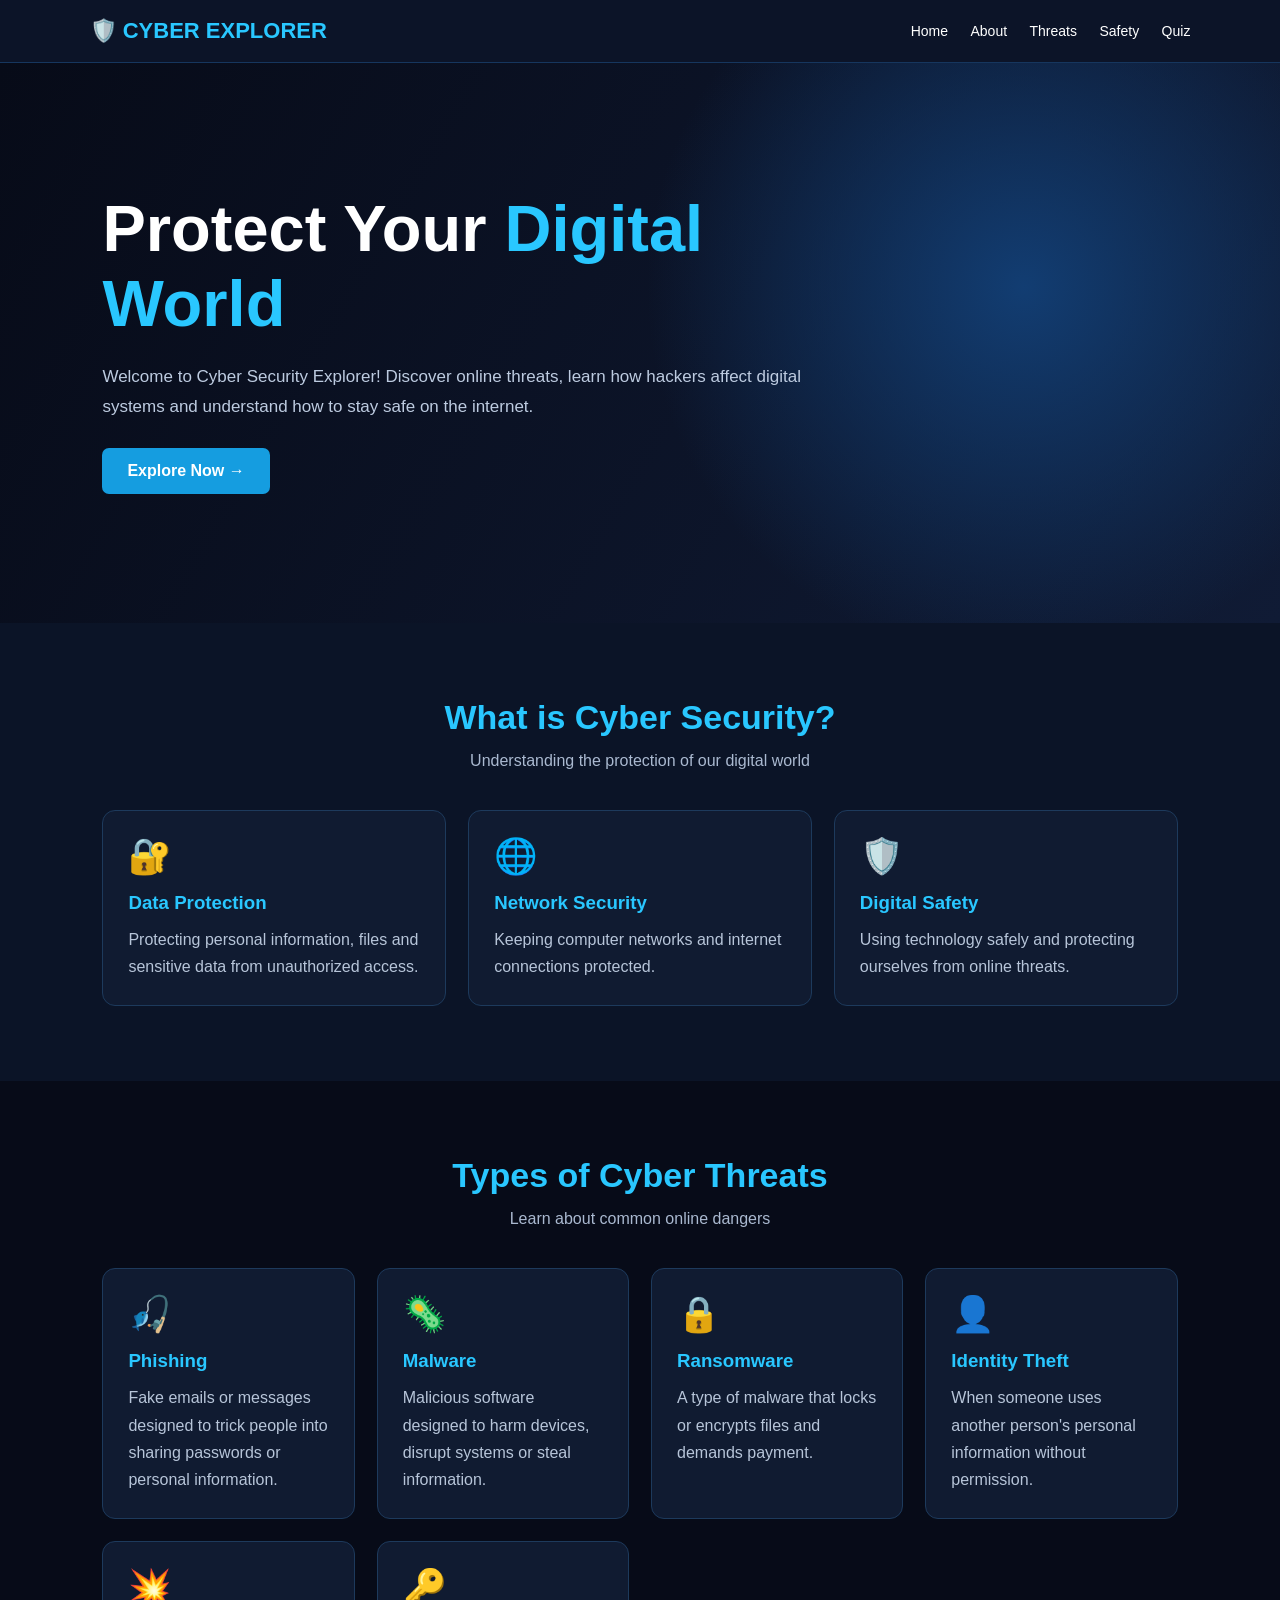
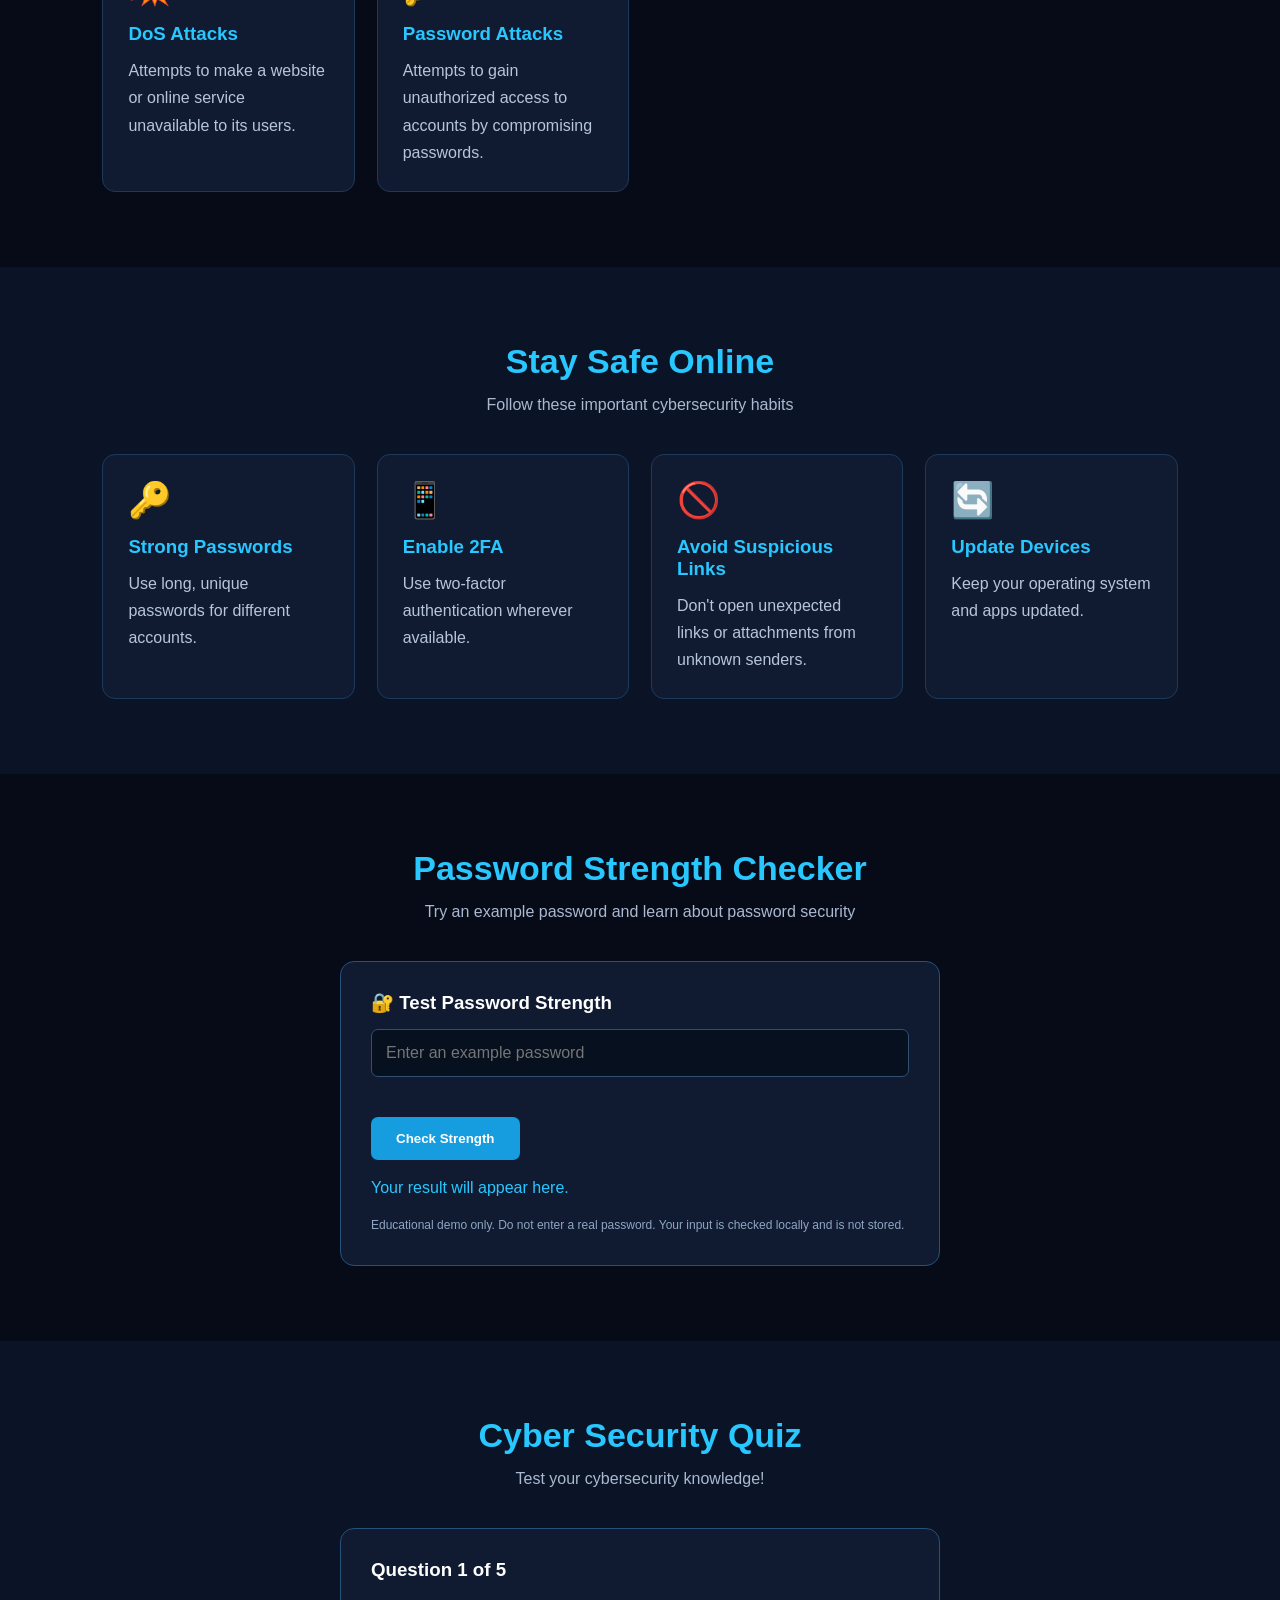
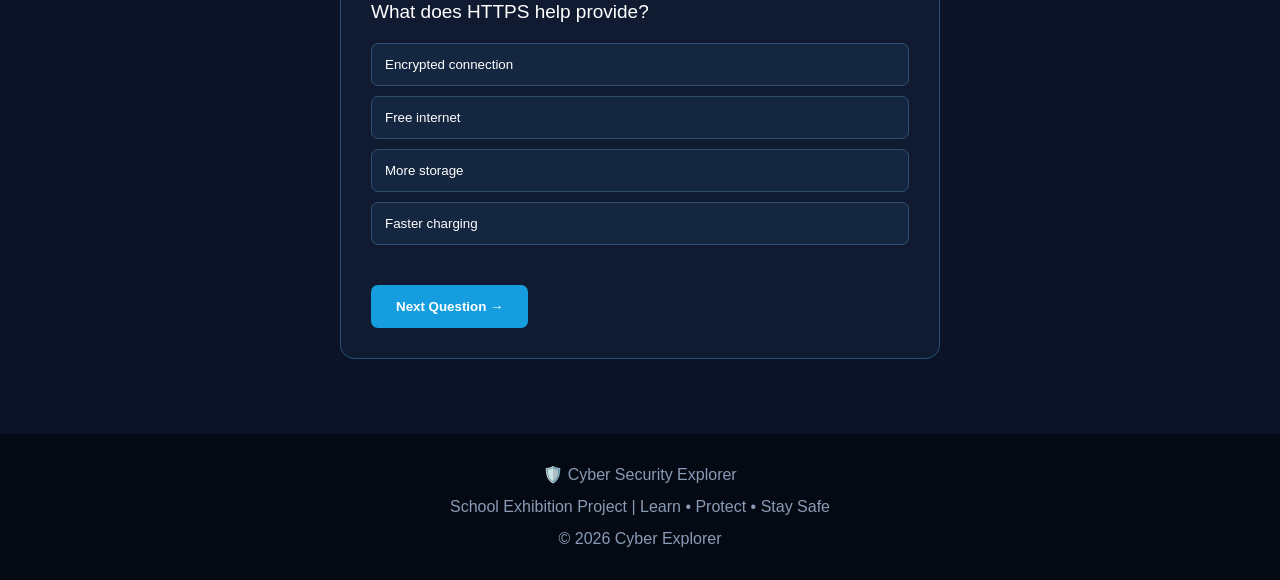
<file: index.html>
<!DOCTYPE html>
<html lang="en">
<head>
    <meta charset="UTF-8">
    <meta name="viewport" content="width=device-width, initial-scale=1.0">

    <title>Cyber Security Explorer</title>

    <!-- Connect CSS file -->
    <link rel="stylesheet" href="style.css">
</head>

<body>

    <!-- Navigation Bar -->
    <header>
        <div class="logo">🛡️ CYBER EXPLORER</div>

        <nav>
            <a href="#home">Home</a>
            <a href="#about">About</a>
            <a href="#attacks">Threats</a>
            <a href="#safety">Safety</a>
            <a href="#quiz">Quiz</a>
        </nav>
    </header>

    <!-- Home Section -->
    <section class="hero" id="home">
        <div class="hero-content">
            <h1>
                Protect Your
                <span>Digital World</span>
            </h1>

            <p>
                Welcome to Cyber Security Explorer!
                Discover online threats, learn how hackers

                affect digital systems and understand how
                to stay safe on the internet.
            </p>

            <a href="#about" class="btn">Explore Now →</a>
        </div>
    </section>

    <!-- About Section -->
    <section class="about" id="about">
        <h2 class="section-title">What is Cyber Security?</h2>

        <p class="subtitle">
            Understanding the protection of our digital world
        </p>

        <div class="cards">

            <div class="card">
                <div class="emoji">🔐</div>
                <h3>Data Protection</h3>
                <p>
                    Protecting personal information, files and
                    sensitive data from unauthorized access.
                </p>
            </div>

            <div class="card">
                <div class="emoji">🌐</div>
                <h3>Network Security</h3>
                <p>
                    Keeping computer networks and internet
                    connections protected.
                </p>
            </div>

            <div class="card">

                <div class="emoji">🛡️</div>
                <h3>Digital Safety</h3>
                <p>
                    Using technology safely and protecting
                    ourselves from online threats.
                </p>
            </div>

        </div>
    </section>

    <!-- Cyber Threats -->
    <section id="attacks">
        <h2 class="section-title">Types of Cyber Threats</h2>

        <p class="subtitle">
            Learn about common online dangers
        </p>

        <div class="cards">

            <div class="card">
                <div class="emoji">🎣</div>
                <h3>Phishing</h3>
                <p>
                    Fake emails or messages designed to trick
                    people into sharing passwords or personal
                    information.
                </p>
            </div>

            <div class="card">
                <div class="emoji">🦠</div>
                <h3>Malware</h3>
                <p>
                    Malicious software designed to harm devices,
                    disrupt systems or steal information.
                </p>

            </div>

            <div class="card">
                <div class="emoji">🔒</div>
                <h3>Ransomware</h3>
                <p>
                    A type of malware that locks or encrypts
                    files and demands payment.
                </p>
            </div>

            <div class="card">
                <div class="emoji">👤</div>
                <h3>Identity Theft</h3>
                <p>
                    When someone uses another person's personal
                    information without permission.
                </p>
            </div>

            <div class="card">
                <div class="emoji">💥</div>
                <h3>DoS Attacks</h3>
                <p>
                    Attempts to make a website or online service
                    unavailable to its users.
                </p>
            </div>

            <div class="card">
                <div class="emoji">🔑</div>
                <h3>Password Attacks</h3>
                <p>
                    Attempts to gain unauthorized access to
                    accounts by compromising passwords.
                </p>
            </div>

        </div>

    </section>

    <!-- Online Safety -->
    <section class="about" id="safety">
        <h2 class="section-title">Stay Safe Online</h2>

        <p class="subtitle">
            Follow these important cybersecurity habits
        </p>

        <div class="cards">

            <div class="card">
                <div class="emoji">🔑</div>
                <h3>Strong Passwords</h3>
                <p>
                    Use long, unique passwords for different
                    accounts.
                </p>

            </div>

            <div class="card">
                <div class="emoji">📱</div>
                <h3>Enable 2FA</h3>
                <p>
                    Use two-factor authentication wherever
                    available.
                </p>
            </div>

            <div class="card">
                <div class="emoji">🚫</div>
                <h3>Avoid Suspicious Links</h3>
                <p>
                    Don't open unexpected links or attachments
                    from unknown senders.
                </p>
            </div>

            <div class="card">
                <div class="emoji">🔄</div>
                <h3>Update Devices</h3>
                <p>
                    Keep your operating system and apps updated.
                </p>
            </div>

        </div>
    </section>

    <!-- Password Checker -->
    <section id="password">
        <h2 class="section-title">Password Strength Checker</h2>

        <p class="subtitle">
            Try an example password and learn about password security
        </p>

        <div class="tool-box">

            <h3>🔐 Test Password Strength</h3>

            <input
                type="password"
                id="passwordInput"
                placeholder="Enter an example password"
                autocomplete="off"
            >

            <button class="btn" id="checkPasswordBtn">
                Check Strength
            </button>

            <p class="result" id="passwordResult">
                Your result will appear here.
            </p>

            <p class="small-note">

                Educational demo only. Do not enter a real password.
                Your input is checked locally and is not stored.
            </p>
        </div>
    </section>

    <!-- Cyber Quiz -->
    <section class="about" id="quiz">
        <h2 class="section-title">Cyber Security Quiz</h2>

        <p class="subtitle">
            Test your cybersecurity knowledge!
        </p>

        <div class="tool-box">

            <h3 id="questionNumber">Question 1 of 5</h3>

            <p class="quiz-question" id="question">
                What does HTTPS help provide?
            </p>

            <div id="options"></div>

            <p class="result" id="quizResult"></p>

            <button class="btn" id="nextButton">
                Next Question →
            </button>

        </div>
    </section>

    <!-- Footer -->
    <footer>
        <p>🛡️ Cyber Security Explorer</p>

        <p>

            School Exhibition Project |
            Learn • Protect • Stay Safe
        </p>

        <p>© 2026 Cyber Explorer</p>
    </footer>

    <!-- Connect JavaScript file -->
    <script src="script.js"></script>

</body>
</html>
</file>
<file: style.css>
/* Basic Settings */

* {
    margin: 0;
    padding: 0;
    box-sizing: border-box;
    scroll-behavior: smooth;
}

body {
    font-family: Arial, sans-serif;
    background: #070b18;
    color: white;
}

/* Navigation Bar */

header {
    background: #0c1428;
    padding: 18px 7%;
    display: flex;

    justify-content: space-between;
    align-items: center;
    position: sticky;
    top: 0;
    z-index: 100;
    border-bottom: 1px solid #16365e;
}

.logo {
    color: #29c7ff;
    font-size: 22px;
    font-weight: bold;
}

nav a {
    color: white;
    text-decoration: none;
    margin-left: 18px;
    font-size: 14px;
}

nav a:hover {

    color: #29c7ff;
}

/* Home Section */

.hero {
    min-height: 560px;
    padding: 100px 8%;
    display: flex;
    align-items: center;

    background:
        radial-gradient(
            circle at 80% 40%,
            #123d72 0%,
            transparent 35%
        ),
        linear-gradient(120deg, #070b18, #101b35);
}

.hero-content {

    max-width: 700px;
}

.hero h1 {
    font-size: clamp(38px, 7vw, 65px);
    line-height: 1.15;
    margin-bottom: 20px;
}

.hero h1 span {
    color: #29c7ff;
}

.hero p {
    color: #bdcbe0;
    line-height: 1.8;
    font-size: 17px;
}

/* Buttons */

.btn {

    display: inline-block;
    margin-top: 25px;
    padding: 14px 25px;
    background: #159de0;
    color: white;
    border: none;
    border-radius: 7px;
    text-decoration: none;
    font-weight: bold;
    cursor: pointer;
    transition: 0.3s;
}

.btn:hover {
    background: #0878b5;
    transform: translateY(-2px);
}

/* General Sections */

section {
    padding: 75px 8%;

}

.section-title {
    text-align: center;
    font-size: 34px;
    margin-bottom: 15px;
    color: #29c7ff;
}

.subtitle {
    text-align: center;
    color: #aab9d0;
    margin-bottom: 40px;
}

.about {
    background: #0b1427;
}

/* Cards */

.cards {
    display: grid;

    grid-template-columns:
        repeat(auto-fit, minmax(220px, 1fr));
    gap: 22px;
}

.card {
    background: #101b31;
    border: 1px solid #1d3a5c;
    padding: 25px;
    border-radius: 13px;
    transition: 0.3s;
}

.card:hover {
    transform: translateY(-7px);
    border-color: #29c7ff;
    box-shadow: 0 5px 25px #008cff22;
}

.card .emoji {
    font-size: 35px;
    margin-bottom: 15px;

}

.card h3 {
    color: #29c7ff;
    margin-bottom: 12px;
}

.card p {
    color: #b7c5d9;
    line-height: 1.7;
}

/* Interactive Tools */

.tool-box {
    max-width: 600px;
    margin: auto;
    padding: 30px;
    background: #101b31;
    border: 1px solid #24527a;
    border-radius: 14px;
}


.tool-box input {
    width: 100%;
    padding: 14px;
    margin: 15px 0;
    background: #07101f;
    border: 1px solid #315071;
    border-radius: 7px;
    color: white;
    font-size: 16px;
}

.result {
    margin-top: 15px;
    color: #29c7ff;
    line-height: 1.6;
}

.small-note {
    color: #8fa5c1;
    font-size: 12px;
    margin-top: 15px;

    line-height: 1.6;
}

/* Quiz */

.quiz-question {
    color: white;
    font-size: 19px;
    margin: 20px 0;
}

.quiz-option {
    display: block;
    width: 100%;
    padding: 13px;
    margin: 10px 0;
    background: #152641;
    border: 1px solid #315071;
    color: white;
    border-radius: 7px;
    cursor: pointer;
    text-align: left;

    transition: 0.2s;
}

.quiz-option:hover:not(:disabled) {
    background: #174c70;
}

.quiz-option:disabled {
    cursor: default;
}

/* Footer */

footer {
    padding: 25px;
    background: #050914;
    text-align: center;
    color: #899bb5;
    line-height: 2;
}

/* Mobile Design */

@media (max-width: 700px) {

    header {
        flex-direction: column;
        gap: 15px;
    }

    nav {
        display: flex;
        flex-wrap: wrap;
        justify-content: center;
        gap: 12px;
    }

    nav a {
        margin: 0;
    }

    .hero {
        padding: 80px 7%;
        min-height: 450px;
    }


    section {
        padding: 55px 6%;
    }

    .section-title {
        font-size: 28px;
    }

    .tool-box {
        padding: 22px;
    }
}
</file>
